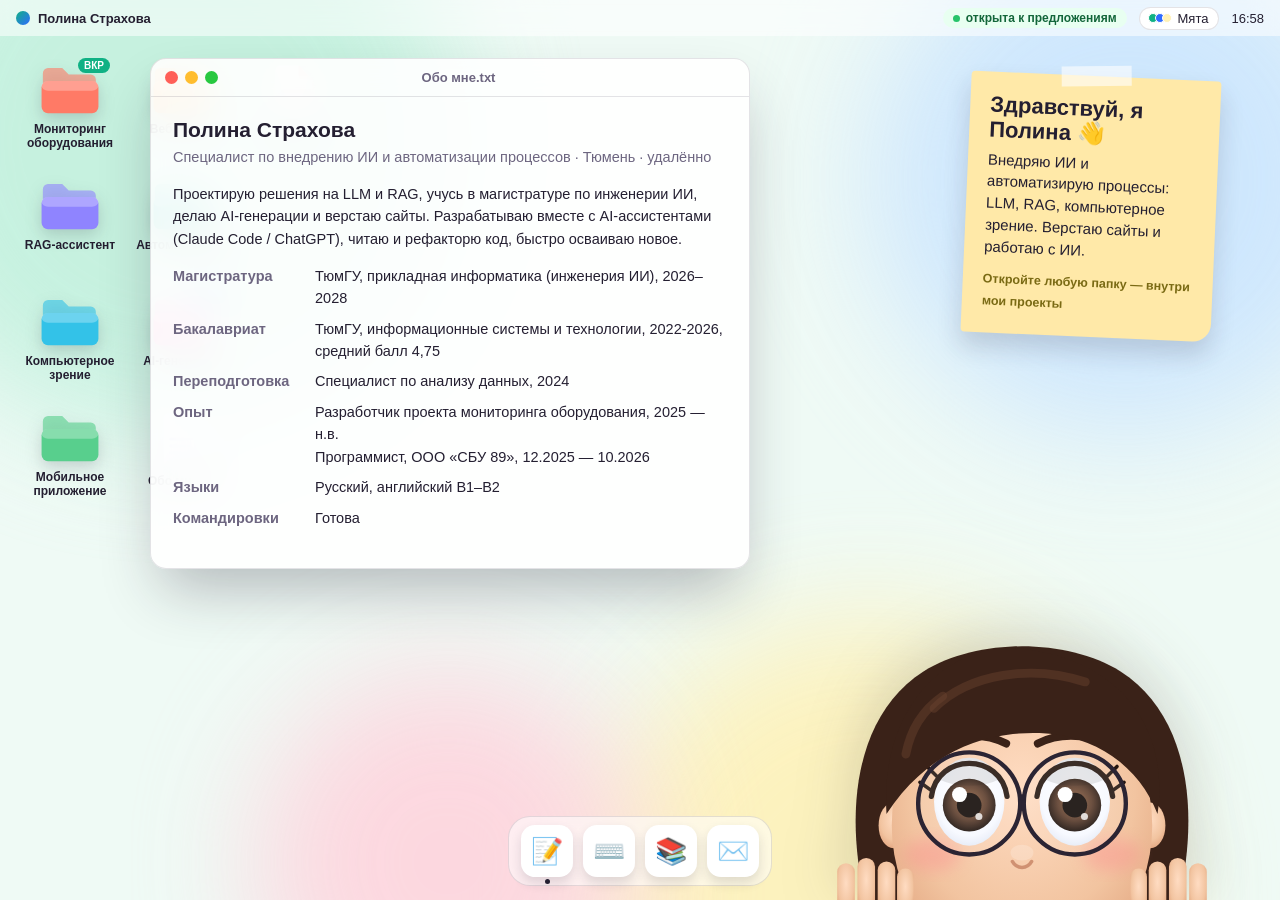
<file: index.html>
<!DOCTYPE html>
<html lang="ru">
<head>
<meta charset="utf-8">
<meta name="viewport" content="width=device-width, initial-scale=1">
<title>Полина Страхова — внедрение ИИ и автоматизации</title>
<meta name="description" content="Портфолио Полины Страховой: LLM и RAG, компьютерное зрение, веб-разработка, нейроконтент.">
<meta property="og:title" content="Полина Страхова — портфолио">
<meta property="og:description" content="Внедрение ИИ и автоматизации: LLM, RAG, компьютерное зрение, веб, нейроконтент.">
<meta property="og:type" content="website">
<link rel="icon" href="data:image/svg+xml,%3Csvg xmlns='http://www.w3.org/2000/svg' viewBox='0 0 64 64'%3E%3Ccircle cx='32' cy='32' r='30' fill='%236a5cff'/%3E%3Ccircle cx='32' cy='32' r='16' fill='%23ff5d8f'/%3E%3C/svg%3E">
<link rel="stylesheet" href="css/style.css">
</head>
<body>


<div class="ps-root" id="psRoot" data-theme="lavender">
  <svg width="0" height="0" style="position:absolute" aria-hidden="true">
    <symbol id="ps-folder" viewBox="0 0 96 80">
      <path d="M6 14a8 8 0 0 1 8-8h22l10 10h34a8 8 0 0 1 8 8v8H6z" fill="currentColor" opacity=".6"/>
      <rect x="4" y="26" width="88" height="50" rx="10" fill="currentColor"/>
      <rect x="4" y="26" width="88" height="15" rx="10" fill="#fff" opacity=".28"/>
    </symbol>
    <symbol id="ps-doc" viewBox="0 0 80 96">
      <path d="M8 10a8 8 0 0 1 8-8h32l24 24v60a8 8 0 0 1-8 8H16a8 8 0 0 1-8-8z" fill="#fff"/>
      <path d="M48 2l24 24H56a8 8 0 0 1-8-8z" fill="currentColor" opacity=".55"/>
      <rect x="18" y="44" width="44" height="5" rx="2.5" fill="currentColor"/>
      <rect x="18" y="56" width="44" height="5" rx="2.5" fill="currentColor" opacity=".6"/>
      <rect x="18" y="68" width="28" height="5" rx="2.5" fill="currentColor" opacity=".35"/>
    </symbol>
  </svg>

  <div class="ps-wall" aria-hidden="true"><i></i><i></i><i></i><i></i></div>

  <header class="ps-menubar">
    <div class="ps-brand"><b></b>Полина Страхова</div>
    <div class="ps-right">
      <span class="ps-pill">открыта к предложениям</span>
      <button class="ps-theme" id="psTheme" type="button" aria-label="Сменить цветовую схему" title="Сменить цвета"><span><i></i><i></i><i></i></span><em id="psThemeName" style="font-style:normal">Лаванда</em></button>
      <span id="psClock">--:--</span>
    </div>
  </header>

  <aside class="ps-note" aria-label="Приветствие">
    <h2>Здравствуй, я Полина&nbsp;👋</h2>
    <p>Внедряю ИИ и автоматизирую процессы: LLM, RAG, компьютерное зрение. Верстаю сайты и работаю с ИИ.</p>
    <small>Откройте любую папку — внутри мои проекты</small>
  </aside>

  <nav class="ps-desktop" aria-label="Проекты">
    <button class="ps-icon" data-open="main" style="--c:#ff7a66"><svg viewBox="0 0 96 80"><use href="#ps-folder"/></svg><span>Мониторинг оборудования</span><em class="ps-badge">ВКР</em></button>
    <button class="ps-icon" data-open="rag" style="--c:#8f84ff"><svg viewBox="0 0 96 80"><use href="#ps-folder"/></svg><span>RAG-ассистент</span></button>
    <button class="ps-icon" data-open="cv" style="--c:#33c2e8"><svg viewBox="0 0 96 80"><use href="#ps-folder"/></svg><span>Компьютерное зрение</span></button>
    <button class="ps-icon" data-open="app" style="--c:#58cf8d"><svg viewBox="0 0 96 80"><use href="#ps-folder"/></svg><span>Мобильное приложение</span></button>
    <button class="ps-icon" data-open="web" style="--c:#ffb85c"><svg viewBox="0 0 96 80"><use href="#ps-folder"/></svg><span>Веб и Tilda</span></button>
    <button class="ps-icon" data-open="auto" style="--c:#2fc4b2"><svg viewBox="0 0 96 80"><use href="#ps-folder"/></svg><span>Автоматизация</span></button>
    <button class="ps-icon" data-open="video" style="--c:#ff8ec7"><svg viewBox="0 0 96 80"><use href="#ps-folder"/></svg><span>AI-генерации</span><em class="ps-badge soon">new</em></button>
    <button class="ps-icon ps-file" data-open="about" style="--c:#6a5cff"><svg viewBox="0 0 80 96"><use href="#ps-doc"/></svg><span>Обо мне.txt</span></button>
    <button class="ps-icon ps-file" data-open="contacts" style="--c:#ff6b57"><svg viewBox="0 0 80 96"><use href="#ps-doc"/></svg><span>Контакты</span></button>
  </nav>

  <!-- ===== ПЕРСОНАЖ: глаза следят за курсором ===== -->
  <div class="ps-char" id="psChar" aria-hidden="true">
    <div class="ps-say" id="psSay"></div>
    <svg viewBox="0 0 500 290" xmlns="http://www.w3.org/2000/svg">
      <defs>
        <radialGradient id="psSkin" cx="50%" cy="38%" r="70%">
          <stop offset="0" style="stop-color:var(--skin-hi)"/><stop offset=".62" style="stop-color:var(--skin)"/><stop offset="1" style="stop-color:var(--skin-lo)"/>
        </radialGradient>
        <radialGradient id="psWhite" cx="50%" cy="40%" r="65%">
          <stop offset="0" stop-color="#ffffff"/><stop offset=".75" stop-color="#f6f8ff"/><stop offset="1" stop-color="#dfe6f3"/>
        </radialGradient>
        <radialGradient id="psIris" cx="50%" cy="45%" r="55%">
          <stop offset="0" style="stop-color:var(--iris-hi)"/><stop offset=".6" style="stop-color:var(--iris)"/><stop offset="1" stop-color="#1a0f0a"/>
        </radialGradient>
        <filter id="psBlur" x="-30%" y="-30%" width="160%" height="160%"><feGaussianBlur stdDeviation="9"/></filter>
        <clipPath id="psClipL"><ellipse cx="190" cy="178" rx="40" ry="50"/></clipPath>
        <clipPath id="psClipR"><ellipse cx="310" cy="178" rx="40" ry="50"/></clipPath>
      </defs>

      <g id="psHead">
        <!-- волосы сзади -->
        <path class="hair" d="M72 290 C48 190 60 80 138 30 C200 -8 300 -8 362 30 C440 80 452 190 428 290 Z"/>
        <!-- уши -->
        <ellipse cx="104" cy="205" rx="17" ry="26" fill="url(#psSkin)"/>
        <ellipse cx="396" cy="205" rx="17" ry="26" fill="url(#psSkin)"/>
        <!-- лицо -->
        <ellipse cx="250" cy="205" rx="148" ry="170" fill="url(#psSkin)"/>
        <!-- румянец -->
        <ellipse cx="148" cy="238" rx="32" ry="19" fill="#ff7d8a" opacity=".3" filter="url(#psBlur)"/>
        <ellipse cx="352" cy="238" rx="32" ry="19" fill="#ff7d8a" opacity=".3" filter="url(#psBlur)"/>
        <!-- нос -->
        <ellipse cx="250" cy="236" rx="13" ry="9" fill="#fff" opacity=".2"/>
        <path d="M239 246 C244 255 256 255 261 246" fill="none" stroke="#b5694a" stroke-opacity=".6" stroke-width="4" stroke-linecap="round"/>

        <!-- левый глаз -->
        <g class="eye" id="psEyeL">
          <ellipse cx="190" cy="178" rx="40" ry="50" fill="url(#psWhite)"/>
          <g clip-path="url(#psClipL)">
            <g class="iris" id="psIrisL">
              <circle cx="190" cy="182" r="30" fill="url(#psIris)"/>
              <circle cx="190" cy="182" r="14" fill="#120a07"/>
              <circle cx="179" cy="170" r="8.5" fill="#fff"/>
              <circle cx="201" cy="195" r="4" fill="#fff" opacity=".8"/>
            </g>
            <ellipse cx="190" cy="136" rx="48" ry="24" fill="#000" opacity=".1"/>
          </g>
          <path d="M147 172 C154 122 226 122 233 172" fill="none" stroke="#24150f" stroke-width="6" stroke-linecap="round"/>
          <path d="M148 166 L134 156 M154 150 L142 138" stroke="#24150f" stroke-width="4" stroke-linecap="round"/>
        </g>
        <!-- правый глаз -->
        <g class="eye" id="psEyeR">
          <ellipse cx="310" cy="178" rx="40" ry="50" fill="url(#psWhite)"/>
          <g clip-path="url(#psClipR)">
            <g class="iris" id="psIrisR">
              <circle cx="310" cy="182" r="30" fill="url(#psIris)"/>
              <circle cx="310" cy="182" r="14" fill="#120a07"/>
              <circle cx="299" cy="170" r="8.5" fill="#fff"/>
              <circle cx="321" cy="195" r="4" fill="#fff" opacity=".8"/>
            </g>
            <ellipse cx="310" cy="136" rx="48" ry="24" fill="#000" opacity=".1"/>
          </g>
          <path d="M267 172 C274 122 346 122 353 172" fill="none" stroke="#24150f" stroke-width="6" stroke-linecap="round"/>
          <path d="M352 166 L366 156 M346 150 L358 138" stroke="#24150f" stroke-width="4" stroke-linecap="round"/>
        </g>

        <!-- очки (включаются в настройках) -->
        <g id="psGlasses" style="display:none" fill="rgba(255,255,255,.1)" stroke="#2b2433" stroke-width="5">
          <circle cx="190" cy="180" r="58"/><circle cx="310" cy="180" r="58"/>
          <path d="M248 176 Q250 168 252 176" fill="none"/>
        </g>

        <!-- брови -->
        <path class="brow" id="psBrowL" d="M142 124 C160 100 205 98 232 112"/>
        <path class="brow" id="psBrowR" d="M268 112 C295 98 340 100 358 124"/>

        <!-- чёлка -->
        <path class="hair" d="M96 192 C88 60 178 -12 262 6 C364 22 418 96 404 192 C384 138 332 102 270 100 C206 98 142 122 96 192 Z"/>
        <path class="strand" d="M150 72 C190 32 262 22 322 42"/>
        <path class="strand" d="M118 124 C124 92 140 72 160 58"/>
      </g>

      <!-- руки  -->
      <g fill="url(#psSkin)">
        <rect x="40" y="248" width="20" height="60" rx="10"/><rect x="63" y="242" width="20" height="66" rx="10"/><rect x="86" y="246" width="20" height="62" rx="10"/><rect x="108" y="254" width="19" height="54" rx="9.5"/>
        <rect x="373" y="254" width="19" height="54" rx="9.5"/><rect x="394" y="246" width="20" height="62" rx="10"/><rect x="417" y="242" width="20" height="66" rx="10"/><rect x="440" y="248" width="20" height="60" rx="10"/>
      </g>
    </svg>
  </div>

  <div class="ps-windows" id="psWindows"></div>

  <div class="ps-dock" role="toolbar" aria-label="Док">
    <button data-open="about" data-tip="Обо мне" aria-label="Обо мне">📝</button>
    <button data-open="skills" data-tip="Навыки" aria-label="Навыки">⌨️</button>
    <button data-open="pubs" data-tip="Публикации" aria-label="Публикации">📚</button>
    <button data-open="contacts" data-tip="Связаться" aria-label="Связаться">✉️</button>
  </div>

  <div class="ps-lb" id="psLb" aria-hidden="true"><button type="button" aria-label="Закрыть">×</button><div id="psLbBox"></div></div>

  <template id="ps-t-main" data-title="Мониторинг оборудования" data-w="700">
    <h3>Система мониторинга оборудования</h3>
    <p class="ps-lead">Корпоративная система для заказчика ООО "Компания Дизель". Началась как выпускная работа, сейчас развивается как рабочий проект для реального заказчика.</p>
    <p>Система опрашивает промышленные контроллеры, замечает отклонения и сразу сообщает людям. Всё, от сбора требований до документации, я делаю сама.</p>
    <h4>Как это устроено</h4>
    <div class="ps-flow">
      <span>Контроллеры</span><em>→</em><span>Сбор данных по IP</span><em>→</em><span>Своя БД</span><em>→</em><span class="hot">Фильтры и пороги</span><em>→</em><span>Telegram</span><em>·</em><span>Яндекс Мессенджер</span><em>·</em><span>Веб-кабинет</span>
    </div>
    <h4>Как выглядит интерфейс</h4>
    <div class="ps-shots"></div>
    <h4>Что сделано</h4>
    <ul>
      <li>Собрала требования, спроектировала архитектуру, разработала систему full-stack</li>
      <li>Сбор данных с контроллеров по IP, запись в собственную базу данных</li>
      <li>Фильтрация показаний и уведомления по порогам в Telegram, Яндекс Мессенджер и на веб-платформу</li>
      <li>Веб-кабинет: роли (администратор и обычный пользователь), графики, фильтры, выгрузка отчётов в Excel и Word</li>
      <li>LLM-ассистент по базе знаний компании (RAG) для консультаций сотрудников</li>
      <li>Техническая документация</li>
    </ul>
    <h4>Что делаю сейчас</h4>
    <ul>
      <li>Превращаю решение в универсальное: цель — 1000+ установок, у каждой своя конфигурация регистров и свои пороги</li>
      <li>Перерабатываю схему данных и перехожу на PostgreSQL, пишу загрузку файлов конфигураций</li>
      <li>Готовлю предиктивную аналитику: прогноз неисправностей и времени до техобслуживания</li>
    </ul>
    <div class="ps-tags">
      <span class="ps-tag hot">LLM</span><span class="ps-tag hot">RAG</span><span class="ps-tag">Python</span><span class="ps-tag">Modbus</span>
      <span class="ps-tag">PostgreSQL</span><span class="ps-tag">Telegram API</span><span class="ps-tag">Яндекс Мессенджер API</span><span class="ps-tag">Excel / Word-экспорт</span>
    </div>
    <!-- <p class="ps-nda">🔒 Название заказчика и показатели под NDA. Разбор архитектуры покажу на собеседовании.</p> -->
  </template>

  <template id="ps-t-rag" data-title="RAG-ассистент" data-w="600">
    <h3>Умный поиск по документам</h3>
    <p class="ps-lead">Вопросно-ответная система на LLM и RAG. Результат: выступление на конференции и статья в Proceedings of SPIE.</p>
    <p>В отличие от обычного чат-бота, модель не выдумывает ответы, а находит точные фрагменты в базе знаний, ведёт контекстный диалог и настраивается под компанию.</p>
    <div class="ps-shots"></div>
    <h4>Что я сделала</h4>
    <ul>
      <li>Спроектировала пайплайн индексации документов</li>
      <li>Подключила эмбеддинги Hugging Face для смыслового поиска</li>
      <li>Настроила LlamaIndex для оркестрации запросов к LLM</li>
      <li>Использовала ChromaDB как векторное хранилище, сделала агента с промптами</li>
    </ul>
    <div class="ps-tags"><span class="ps-tag hot">LLM</span><span class="ps-tag hot">RAG</span><span class="ps-tag">Python</span><span class="ps-tag">LlamaIndex</span><span class="ps-tag">ChromaDB</span><span class="ps-tag">HuggingFace</span></div>
    <div class="ps-btns"><a class="ps-btn" href="http://dx.doi.org/10.1117/12.3109759" target="_blank" rel="noopener">Статья в SPIE</a></div>
  </template>

  <template id="ps-t-cv" data-title="Компьютерное зрение" data-w="600">
    <h3>Своя модель детекции на YOLO</h3>
    <p class="ps-lead">Командный проект для заказчика X-bio: от разметки данных до онлайн-подсчёта объектов. Статья в РИНЦ и диплом I степени научной конференции (2025).</p>
    <div class="ps-shots"></div>
    <h4>Что сделано</h4>
    <ul>
      <li>Вручную собрали датасеты: более 1000 изображений, разметка и анализ</li>
      <li>Обучили модели для детекции, классификации и сегментации</li>
      <li>Оценили качество по метрикам mAP, IoU и другим</li>
      <li>Разработали фильтрацию и автоматический подсчёт объектов в режиме онлайн</li>
    </ul>
    <div class="ps-tags"><span class="ps-tag hot">Computer Vision</span><span class="ps-tag">YOLOv5 / v8</span><span class="ps-tag">PyTorch</span><span class="ps-tag">OpenCV</span><span class="ps-tag">Python</span></div>
    <div class="ps-btns"><a class="ps-btn" href="https://www.elibrary.ru/item.asp?id=82747602&pff=1" target="_blank" rel="noopener">Научная статья</a></div>
  </template>

  <template id="ps-t-app" data-title="Мобильное приложение" data-w="580">
    <h3>Приложение для изучения английских слов</h3>
    <p class="ps-lead">Командная разработка Android-приложения: трекер привычек и заучивание слов. MVP.</p>
    <div class="ps-shots"></div>
    <h4>Мой вклад</h4>
    <ul>
      <li>Реализовала интерфейс по макетам Figma, вёрстка экранов и навигация</li>
      <li>Работа с сетевыми запросами и локальным хранилищем</li>
      <li>Кликабельный прототип и собственный дизайн экранов</li>
    </ul>
    <div class="ps-tags"><span class="ps-tag">Kotlin</span><span class="ps-tag">Android Studio</span><span class="ps-tag">Room Database</span><span class="ps-tag">Figma</span></div>
    <div class="ps-btns"><a class="ps-btn" href="https://github.com/ps-strakhova/EnglishLearningApp" target="_blank" rel="noopener">Код на GitHub</a></div>
  </template>

  <template id="ps-t-web" data-title="Веб и Tilda" data-w="600">
    <h3>Сайты: от вёрстки до бэкенда</h3>
    <p class="ps-lead">Адаптивная вёрстка по макетам, Tilda с Zero Block и собственным кодом, REST API и базы данных.</p>
    <h4>Коммерческий проект</h4>
    <p><b>StandupPoint.ru</b> (октябрь 2025): подбор стиля под бренд, анимации и интерактивные блоки в Zero Block и на JS, адаптация под мобильные, запуск.</p>
    <div class="ps-btns" style="margin:0 0 6px"><a class="ps-btn" href="https://standuppoint.ru/" target="_blank" rel="noopener">Открыть сайт</a></div>
    <h4>Что ещё умею</h4>
    <ul>
      <li>Вёрстка из Figma на HTML, CSS и чистом JavaScript</li>
      <li>REST API на Laravel, проектирование БД в MySQL, тестирование в Postman</li>
      <li>Веб-платформа мониторинга с ролями, графиками и выгрузкой отчётов (проект на github без публичного доступа)</li>
    </ul>
    <p class="ps-nda"> Данная страница портфолио - также мой личный проект</p>
    <div class="ps-tags"><span class="ps-tag">Tilda</span><span class="ps-tag">HTML / CSS / JS</span><span class="ps-tag">Laravel</span><span class="ps-tag">FastAPI</span><span class="ps-tag">MySQL</span><span class="ps-tag">Figma</span></div>
    </template>
  
    <template id="ps-t-auto" data-title="Автоматизация процессов" data-w="640">
    <h3>Автоматизация рутины</h3>
    <p class="ps-lead">Беру повторяющиеся задачи, которые съедают время, и превращаю их в автоматический процесс: данные собираются сами, отчёты строятся по кнопке, уведомления приходят вовремя.</p>
  
    <h4>Как я работаю</h4>
    <div class="ps-flow">
      <span>Разобрать задачу</span><em>→</em><span>Нарисовать схему</span><em>→</em><span class="hot">Собрать автоматизацию</span><em>→</em><span>Проверить на реальных данных</span><em>→</em><span>Описать инструкцию</span>
    </div>
  
    <h4>Что уже делала</h4>
    <dl class="ps-kv">
      <dt>Уведомления</dt><dd>Система читает показания оборудования и сама пишет в Telegram и Яндекс Мессенджер, когда значение выходит за порог</dd>
      <dt>Отчёты</dt><dd>Выгрузка данных в Excel и Word одной кнопкой в веб-кабинете, с фильтрами и графиками</dd>
      <dt>База знаний</dt><dd>Ассистент отвечает сотрудникам по документации компании (LLM и RAG)</dd>
    </dl>
  
    <h4>С чем могу помочь</h4>
    <dl class="ps-kv">
      <dt>Заявки с сайта</dt><dd>Форма на Tilda → сообщение в Telegram и строка в таблице, чтобы заявки не терялись</dd>
      <dt>Сбор данных</dt><dd>Объединить разрозненные Excel-файлы и выгрузки в одну аккуратную таблицу или базу (Python, SQL)</dd>
      <dt>Регулярные отчёты</dt><dd>Скрипт собирает цифры по расписанию и присылает отчёт на почту или в мессенджер</dd>
      <dt>Частые вопросы</dt><dd>Бот или ассистент по инструкциям и регламентам команды</dd>
      <dt>Порядок в знаниях</dt><dd>База знаний, шаблоны и регламенты в Notion, схемы процессов в Miro</dd>
      <dt>Контент с ИИ</dt><dd>Процесс «идея → промпт → генерация → монтаж» для видео и картинок, с шаблонами промптов</dd>
    </dl>
  
    <div class="ps-tags">
      <span class="ps-tag hot">Автоматизация</span><span class="ps-tag">Python</span><span class="ps-tag">Telegram API</span><span class="ps-tag">Excel / Word</span>
      <span class="ps-tag">Tilda</span><span class="ps-tag">Notion</span><span class="ps-tag">Miro</span><span class="ps-tag">ChatGPT</span><span class="ps-tag">Claude Code</span>
    </div>
  </template>

  <template id="ps-t-video" data-title="AI-генерации" data-w="560">
    <h3>Нейро-генеративный контент</h3>
    <p class="ps-lead">Мои работы: идея, промпт, генерация, монтаж. Подборка и пополнение в процессе.</p>
    <div class="ps-shots">
      <figure class="ps-shot phone" data-src="" data-video="" data-cap="Ролик 1"></figure>
      <figure class="ps-shot phone" data-src="" data-video="" data-cap="Ролик 2"></figure>
      <figure class="ps-shot phone" data-src="" data-video="" data-cap="Ролик 3"></figure>
    </div>
    <p>Делаю ролики от идеи и промпта до монтажа.</p>
    <div class="ps-tags"><span class="ps-tag">Kling</span><span class="ps-tag">Seedance</span><span class="ps-tag">ChatGPT</span><span class="ps-tag">Claude Code</span><span class="ps-tag">CapCut</span><span class="ps-tag">Canva</span><span class="ps-tag">Figma</span></div>
  </template>

  <template id="ps-t-about" data-title="Обо мне.txt" data-w="600">
    <figure class="ps-shot ps-avatar" data-src="" data-cap="Фото" data-avatar="1"></figure>
    <h3>Полина Страхова</h3>
    <p class="ps-lead">Специалист по внедрению ИИ и автоматизации процессов · Тюмень · удалённо </p>
    <p>Проектирую решения на LLM и RAG, учусь в магистратуре по инженерии ИИ, делаю AI-генерации и верстаю сайты. Разрабатываю вместе с AI-ассистентами (Claude Code /  ChatGPT), читаю и рефакторю код, быстро осваиваю новое.</p>
    <dl class="ps-kv">
      <dt>Магистратура</dt><dd>ТюмГУ, прикладная информатика (инженерия ИИ), 2026–2028</dd>
      <dt>Бакалавриат</dt><dd>ТюмГУ, информационные системы и технологии, 2022-2026, средний балл 4,75</dd>
      <dt>Переподготовка</dt><dd>Специалист по анализу данных, 2024</dd>
      <dt>Опыт</dt><dd>Разработчик проекта мониторинга оборудования, 2025 — н.в.<br>Программист, ООО «СБУ 89», 12.2025 — 10.2026</dd>
      <dt>Языки</dt><dd>Русский, английский B1–B2</dd>
      <dt>Командировки</dt><dd>Готова</dd>
    </dl>
  </template>

  <template id="ps-t-skills" data-title="Terminal — навыки" data-w="620" data-class="ps-termwin">
    <div class="ps-term">
      <p class="ps-tl"><b>$</b> whoami</p>
      <p class="ps-tl">Полина Страхова · внедрение ИИ и автоматизации</p>
      <p class="ps-tl"><b>$</b> skills --list</p>
      <p class="ps-tl"><u>AI и LLM</u>LLM · RAG · LlamaIndex · ChromaDB · эмбеддинги · промпт-инжиниринг · AI-агенты</p>
      <p class="ps-tl"><u>Данные и ML</u>Python · SQL · PostgreSQL · SQLite · YOLO · PyTorch · OpenCV</p>
      <p class="ps-tl"><u>Веб</u>HTML · CSS · JS · Tilda · Laravel · FastAPI · MySQL · REST API · Figma</p>
      <p class="ps-tl"><u>Контент</u>Kling · Seedance · CapCut · Canva</p>
      <p class="ps-tl"><u>Инструменты</u>Claude Code · ChatGPT · DeepSeek · Kimi · Notion · Miro · Git</p>
      <p class="ps-tl"><b>$</b> status</p>
      <p class="ps-tl ok">● открыта к предложениям</p>
      <p class="ps-tl"><b>$</b> <span class="cur"></span></p>
    </div>
  </template>

  <template id="ps-t-pubs" data-title="Публикации и награды" data-w="560">
    <h3>Публикации и награды</h3>
    <h4>Статьи</h4>
    <ul>
      <li><b>Proceedings of SPIE</b>: интеллектуальная Q&amp;A-система по корпоративной документации на LLM и RAG, собственная база знаний, эмбеддинги, агент с промптами. <a href="http://dx.doi.org/10.1117/12.3109759" target="_blank" rel="noopener">DOI</a></li>
      <li><b>РИНЦ</b>: компьютерное зрение и обнаружение объектов с YOLO, кастомная модель командой. <a href="https://www.elibrary.ru/item.asp?id=82747602&pff=1" target="_blank" rel="noopener">elibrary.ru</a></li>
    </ul>
    <h4>Награды и обучение</h4>
    <ul>
      <li>Диплом I степени научной конференции, проект по компьютерному зрению, 2025</li>
      <li>Профессиональная переподготовка «Специалист по анализу данных», ТюмГУ, 2024</li>
      <li>Повышение квалификации «Дизайн сайтов и мультимедийных лонгридов», ТюмГУ, 2023</li>
      <li>Курс по видеомонтажу, 2026</li>
    </ul>
    <div class="ps-shots">
      <figure class="ps-shot" data-src="" data-cap="Диплом конференции"></figure>
    </div>
  </template>

  <template id="ps-t-contacts" data-title="Контакты" data-w="460">
    <h3>Давайте общаться</h3>
    <p class="ps-lead">Отвечаю быстро. Лучше всего в Telegram.</p>
    <dl class="ps-kv">
      <dt>Telegram</dt><dd><a href="https://t.me/ps_strakhova" target="_blank" rel="noopener">@ps_strakhova</a></dd>
      <dt>Почта</dt><dd><a href="mailto:pstrakhova@gmail.com">pstrakhova@gmail.com</a></dd>
      <dt>Телефон</dt><dd><a href="https://wa.me/79222636346" target="_blank" rel="noopener">+7 922 263-63-46</a></dd>
      <dt>GitHub</dt><dd><a href="https://github.com/ps-strakhova" target="_blank" rel="noopener">ps-strakhova</a></dd>
      <dt>Город</dt><dd>Тюмень</dd>
    </dl>
    <div class="ps-btns"><a class="ps-btn" href="https://t.me/ps_strakhova" target="_blank" rel="noopener">Написать в Telegram</a><a class="ps-btn alt" href="mailto:pstrakhova@gmail.com">Написать на почту</a></div>
  </template>
</div>

<script>
(function(){
  /* ============ НАСТРОЙКИ ============ */
  var PS_CONFIG={
    theme:'mint',          // lavender | peach | mint | night
    showEmpty:false,           // true: показать пустые рамки-заглушки, чтобы увидеть, где будут фото

    /* ФОТО, СКРИНШОТЫ И ВИДЕО 
      файлы в папке assets/. Ключ = окно, в котором показать:
       main (мониторинг), rag, cv, app, web, video.
       Поля элемента:
         src:'assets/main/кабинет.jpg'     картинка или скриншот
         video:'assets/video/ролик.mp4'    видеофайл (превью берётся из первого кадра)
         youtube:'ID_ролика'               ролик на YouTube (только ID из ссылки)
         src вместе с video/youtube        своя обложка для видео
         cap:'Подпись'                     подпись под превью
         phone:true                        вертикальный кадр (для роликов и экранов телефона)
       Пустой список [] = в окне только текст. */
    photo:'',                  // фото для окна «Обо мне», 'assets/photo/me.jpg'
    media:{
      main:[
        {src:'assets/main/Main1.png', cap:'Веб-кабинет'},
        {src:'assets/main/ShemaLLM.png', cap:'Архитектура проекта'},
        {src:'assets/main/Main2.png', cap:'Уведомления Веб-кабинет'},
        {src:'assets/main/Main3.png', cap:'Уведомления Яндекс Мессенджер'},
      ],
      rag:[
        {src:'assets/rag/LLM.png', cap:'Архитектура системы'},
        {src:'assets/rag/LLMAI.png', cap:'Интерфейс системы'},
        {src:'assets/rag/SystemLLm.png', cap:'Схема агента'},
      ],
      cv:[
        {src:'assets/cv/CV1.png', cap:'Детекция и подсчёт'},
        {video: 'assets/video/processed_result.mp4', cap:'Фильтрация и подсчет объектов', phone:false},
      ],
      app:[
        {src:'assets/app/App1.png', cap:'Главный экран', phone:true},
        {src:'assets/app/App2.png', cap:'Карточки слов', phone:true},
        {src:'assets/app/App3.png', cap:'Прогресс', phone:true},
      ],
      web:[
        // {src:'assets/web/standuppoint.jpg', cap:'StandupPoint.ru'},
      ],
      video:[
        {youtube:'SjbeLheJywY', cap:'Ролик 1', phone:true},
        {youtube:'sx922CvHk34', cap:'Ролик 2', phone:true},
      ],
      pubs:[
        // {src:'assets/pubs/diploma.jpg', cap:'Диплом конференции'},
      ]
    },
    char:{                     // внешность персонажа
      hair:'#3a2218', hairHi:'#6a4430',   // цвет волос и бликов
      skin:'#f2c4a0', skinHi:'#ffdcc2', skinLo:'#dfa07a',   // тон кожи
      iris:'#5a3b2a', irisHi:'#9a6a48',   // цвет глаз
      glasses:true,                      // true: добавить очки
      bubbles:['Привет! 👋','Загляни в мои проекты   ','Я всё вижу 👀   ','Нужен специалист по ИИ? 😉     ']
    }
  };
  /* ==================================================== */

  var root=document.getElementById('psRoot'); if(!root)return;
  var layer=document.getElementById('psWindows');
  var wins={}, z=20;
  var reduce=window.matchMedia&&matchMedia('(prefers-reduced-motion:reduce)').matches;

  /* ---- часы ---- */
  function clock(){
    var d=new Date(), h=('0'+d.getHours()).slice(-2), m=('0'+d.getMinutes()).slice(-2);
    var el=document.getElementById('psClock'); if(el) el.textContent=h+':'+m;
  }
  clock(); setInterval(clock,20000);

  /* ---- цветовые схемы ---- */
  var themes=['lavender','peach','mint','night'];
  var themeNames={lavender:'Лаванда',peach:'Персик',mint:'Мята',night:'Ночь'};
  function setTheme(t){
    root.setAttribute('data-theme',t);
    var n=document.getElementById('psThemeName'); if(n) n.textContent=themeNames[t];
    try{localStorage.setItem('psTheme',t)}catch(e){}
  }
  var saved=null; try{saved=localStorage.getItem('psTheme')}catch(e){}
  setTheme(themes.indexOf(saved)>=0?saved:PS_CONFIG.theme);
  document.getElementById('psTheme').addEventListener('click',function(){
    var i=themes.indexOf(root.getAttribute('data-theme')); setTheme(themes[(i+1)%themes.length]);
  });

  /* ---- окна ---- */
  function mark(id,on){
    root.querySelectorAll('.ps-dock [data-open="'+id+'"]').forEach(function(b){b.classList.toggle('on',on)});
  }
  function focusWin(w){ w.style.zIndex=++z; }

  function typeTerm(body){
    var lines=body.querySelectorAll('.ps-tl'), i=0;
    if(reduce){lines.forEach(function(l){l.classList.add('on')});return;}
    (function next(){ if(i>=lines.length)return; lines[i++].classList.add('on'); setTimeout(next,i%3===0?380:240); })();
  }

  /* ---- фото, скриншоты, видео ---- */
  var lb=document.getElementById('psLb'), lbBox=document.getElementById('psLbBox');
  function closeLb(){ lb.classList.remove('on'); lbBox.innerHTML=''; }
  lb.addEventListener('click',function(e){ if(e.target===lb||e.target.tagName==='BUTTON') closeLb(); });
  function openLb(src,video){
    lbBox.innerHTML='';
    var el;
    if(video){
      if(isFile(video)){ el=document.createElement('video'); el.src=video; el.controls=true; el.autoplay=true; el.playsInline=true; }
      else { el=document.createElement('iframe'); el.src=video; el.allowFullscreen=true; el.setAttribute('referrerpolicy','strict-origin-when-cross-origin'); el.setAttribute('allow','autoplay; fullscreen; encrypted-media'); }
    } else { el=document.createElement('img'); el.src=src; el.alt=''; }
    lbBox.appendChild(el); lb.classList.add('on');
  }
  function isFile(u){ return /\.(mp4|webm|mov)(\?|#|$)/i.test(u||''); }
  function buildMedia(body,id){
    if(id==='about'&&PS_CONFIG.photo){
      var av=body.querySelector('.ps-avatar'); if(av) av.setAttribute('data-src',PS_CONFIG.photo);
    }
    var items=(PS_CONFIG.media||{})[id]; if(!items||!items.length)return;
    var box=body.querySelector('.ps-shots');
    if(!box){
      box=document.createElement('div'); box.className='ps-shots';
      var lead=body.querySelector('.ps-lead'); if(lead) lead.after(box); else body.prepend(box);
    }
    box.innerHTML='';
    items.forEach(function(it){
      var f=document.createElement('figure'); f.className='ps-shot'+(it.phone?' phone':'');
      var vid=it.video||(it.youtube?'https://www.youtube.com/embed/'+it.youtube+'?autoplay=1&rel=0':'');
      var src=it.src||(it.youtube?'https://img.youtube.com/vi/'+it.youtube+'/hqdefault.jpg':'');
      f.setAttribute('data-src',src); f.setAttribute('data-video',vid); f.setAttribute('data-cap',it.cap||'');
      box.appendChild(f);
    });
  }
  function initShots(body){
    body.querySelectorAll('figure.ps-shot').forEach(function(f){
      var src=f.getAttribute('data-src'), vid=f.getAttribute('data-video'), cap=f.getAttribute('data-cap')||'';
      if(!src&&!vid){
        if(!PS_CONFIG.showEmpty){ f.remove(); return; }
        f.classList.add('empty'); f.textContent=cap?('🖼️ '+cap):'🖼️'; return;
      }
      if(src){ var img=document.createElement('img'); img.src=src; img.alt=cap; img.loading='lazy'; f.appendChild(img); }
      else if(isFile(vid)){ var v=document.createElement('video'); v.src=vid+'#t=0.5'; v.preload='metadata'; v.muted=true; v.playsInline=true; f.appendChild(v); }
      else { f.classList.add('empty'); f.textContent='▶ '+cap; }
      if(vid) f.classList.add('vid');
      if(cap&&!f.hasAttribute('data-avatar')){ var c=document.createElement('figcaption'); c.textContent=cap; f.appendChild(c); }
      f.addEventListener('click',function(){ openLb(src,vid); });
    });
  }

  function openWin(id){
    if(wins[id]){ focusWin(wins[id]); return; }
    var tpl=document.getElementById('ps-t-'+id); if(!tpl)return;
    var title=tpl.getAttribute('data-title'), width=+tpl.getAttribute('data-w')||540, cls=tpl.getAttribute('data-class')||'';
    var w=document.createElement('section');
    w.className='ps-win '+cls; w.setAttribute('role','dialog'); w.setAttribute('aria-label',title);
    w.innerHTML='<div class="ps-bar"><span class="ps-dots"><button type="button" aria-label="Закрыть"></button><i></i><i></i></span><span class="ps-ttl"></span></div><div class="ps-body"></div>';
    w.querySelector('.ps-ttl').textContent=title;
    var body=w.querySelector('.ps-body'); body.appendChild(tpl.content.cloneNode(true));
    buildMedia(body,id);
    initShots(body);

    var n=Object.keys(wins).length, rw=root.clientWidth;
    width=Math.min(width,rw-16);
    var topPx=window.innerWidth<=720?46:58+n*26;
    w.style.width=width+'px';
    w.style.left=Math.max(8,Math.min(rw-width-8, 150+n*30))+'px';
    w.style.top=topPx+'px';
    w.style.maxHeight=Math.max(240,root.clientHeight-topPx-100)+'px';
    layer.appendChild(w); focusWin(w); wins[id]=w; mark(id,true);

    w.addEventListener('pointerdown',function(){focusWin(w)});
    w.querySelector('.ps-dots button').addEventListener('click',function(){ w.remove(); delete wins[id]; mark(id,false); });

    var bar=w.querySelector('.ps-bar'), sx,sy,ox,oy,drag=false;
    bar.addEventListener('pointerdown',function(e){
      if(e.target.closest('button')||window.innerWidth<=720)return;
      drag=true; sx=e.clientX; sy=e.clientY; ox=w.offsetLeft; oy=w.offsetTop; bar.setPointerCapture(e.pointerId);
    });
    bar.addEventListener('pointermove',function(e){
      if(!drag)return;
      var nx=ox+e.clientX-sx, ny=oy+e.clientY-sy;
      w.style.left=Math.max(-width+90,Math.min(root.clientWidth-90,nx))+'px';
      w.style.top=Math.max(40,Math.min(root.clientHeight-80,ny))+'px';
    });
    function end(){drag=false}
    bar.addEventListener('pointerup',end); bar.addEventListener('pointercancel',end);

    if(id==='skills') typeTerm(body);
  }

  root.addEventListener('click',function(e){
    var t=e.target.closest('[data-open]'); if(t) openWin(t.getAttribute('data-open'));
  });
  document.addEventListener('keydown',function(e){
    if(e.key!=='Escape')return;
    if(lb.classList.contains('on')){ closeLb(); return; }
    var top=null,tz=-1; Object.keys(wins).forEach(function(k){var v=+wins[k].style.zIndex||0; if(v>tz){tz=v;top=k}});
    if(top){ wins[top].remove(); delete wins[top]; mark(top,false); }
  });

  /* ---- персонаж ---- */
  var charEl=document.getElementById('psChar');
  if(charEl){
    var C=PS_CONFIG.char, map={hair:'--hair',hairHi:'--hair-hi',skin:'--skin',skinHi:'--skin-hi',skinLo:'--skin-lo',iris:'--iris',irisHi:'--iris-hi'};
    Object.keys(map).forEach(function(k){ if(C[k]) charEl.style.setProperty(map[k],C[k]); });
    if(C.glasses) document.getElementById('psGlasses').style.display='';

    var svg=charEl.querySelector('svg'), head=document.getElementById('psHead');
    var irisL=document.getElementById('psIrisL'), irisR=document.getElementById('psIrisR');
    var eyeL=document.getElementById('psEyeL'), eyeR=document.getElementById('psEyeR');
    var browL=document.getElementById('psBrowL'), browR=document.getElementById('psBrowR');
    var say=document.getElementById('psSay'), lastMove=Date.now(), bi=0, sayTimer=null;

    function clamp(v,a,b){return Math.max(a,Math.min(b,v))}
    function look(x,y){
      var r=svg.getBoundingClientRect(); if(!r.width)return;
      var s=r.width/500;
      [[irisL,190,182],[irisR,310,182]].forEach(function(e){
        var cx=r.left+e[1]*s, cy=r.top+e[2]*s, dx=x-cx, dy=y-cy, d=Math.sqrt(dx*dx+dy*dy)||1;
        var k=Math.min(1,d/(170*s+1));
        e[0].style.transform='translate('+(dx/d*k*12).toFixed(1)+'px,'+(dy/d*k*15).toFixed(1)+'px)';
      });
      var hx=clamp((x-(r.left+r.width/2))/(window.innerWidth/2),-1,1);
      var hy=clamp((y-(r.top+r.height*.5))/(window.innerHeight/2),-1,1);
      head.style.transform='translate('+(hx*8).toFixed(1)+'px,'+(hy*4).toFixed(1)+'px) rotate('+(hx*2).toFixed(2)+'deg)';
      var bt=y<r.top?-5:(y>r.bottom?3:0);
      browL.style.transform=browR.style.transform='translateY('+bt+'px)';
    }
    document.addEventListener('pointermove',function(e){ lastMove=Date.now(); look(e.clientX,e.clientY); },{passive:true});

    if(!reduce){
      setInterval(function(){
        if(Date.now()-lastMove<5000)return;
        look(window.innerWidth*(.15+Math.random()*.7), window.innerHeight*(.1+Math.random()*.6));
      },2200);
      (function blink(){
        setTimeout(function(){
          eyeL.classList.add('blink'); eyeR.classList.add('blink');
          setTimeout(function(){eyeL.classList.remove('blink'); eyeR.classList.remove('blink');},130);
          if(Math.random()<.25){ setTimeout(function(){
            eyeL.classList.add('blink'); eyeR.classList.add('blink');
            setTimeout(function(){eyeL.classList.remove('blink'); eyeR.classList.remove('blink');},130);
          },260); }
          blink();
        },2500+Math.random()*4000);
      })();
    }

    function speak(){
      var list=C.bubbles||[]; if(!list.length)return;
      say.textContent=list[bi++%list.length]; say.classList.add('on');
      clearTimeout(sayTimer); sayTimer=setTimeout(function(){say.classList.remove('on')},2400);
    }
    charEl.addEventListener('click',function(){
      eyeR.classList.add('blink'); setTimeout(function(){eyeR.classList.remove('blink')},420);
      speak();
    });
    if(window.innerWidth>720) setTimeout(speak,2200);
  }

  if(window.innerWidth>=900) setTimeout(function(){openWin('about')},500);
})();
</script>
</body>
</html>
</file>
<file: css/style.css>
/* Портфолио Полины Страховой: стили.
   Цвета и темы: блок .ps-root и .ps-root[data-theme=...] в начале файла. */
html,body{margin:0;background:#f4efff}

/* ---------- цветовые схемы ---------- */
.ps-root{
  --ink:#241f31;--mute:#6d6680;--coral:#ff5d8f;--violet:#6a5cff;
  --bg:#f4efff;--b1:#d9ccff;--b2:#ffc6e0;--b3:#bfe3ff;--b4:#fff0b8;
  --card:rgba(255,255,255,.9);--chip:#fff;--line:rgba(36,31,49,.12);--tile:#fff;
  --bar:rgba(255,255,255,.55);--dock:rgba(255,255,255,.55);
  --nda-bg:#f2efff;--nda-ink:#4a3fc4;--note:#fff3a8;--note-ink:#241f31;--note-small:#7a6a14;
  --btn-bg:#241f31;--btn-ink:#fff;--pill-bg:#e8fff1;--pill-ink:#13663a;--shadow:36,31,49;
  position:relative;width:100%;height:100vh;height:100svh;min-height:600px;overflow:hidden;
  font-family:-apple-system,BlinkMacSystemFont,"Segoe UI",Roboto,"Helvetica Neue",Arial,sans-serif;color:var(--ink);
  background:var(--bg);-webkit-font-smoothing:antialiased;box-sizing:border-box;transition:background .4s}
.ps-root[data-theme="peach"]{--coral:#ff6b57;--bg:#fff4ec;--b1:#ffcdbf;--b2:#cdc4ff;--b3:#b9ecff;--b4:#ffe6a8}
.ps-root[data-theme="mint"]{--coral:#10b184;--violet:#2f6bff;--bg:#effaf5;--b1:#bff0dc;--b2:#c9e4ff;--b3:#fff1b5;--b4:#ffd2dc;
  --nda-bg:#e6f4ff;--nda-ink:#1e5fb8;--note:#ffe9a8}
.ps-root[data-theme="night"]{--ink:#f1edff;--mute:#b2abc9;--coral:#ff7aa8;--violet:#a79bff;
  --bg:#15121f;--b1:#4b2f8f;--b2:#8a2f6d;--b3:#1f4d8a;--b4:#3a2a63;
  --card:rgba(33,28,50,.9);--chip:rgba(255,255,255,.08);--line:rgba(255,255,255,.14);--tile:#2a2440;
  --bar:rgba(20,17,31,.6);--dock:rgba(20,17,31,.6);--nda-bg:rgba(167,155,255,.18);--nda-ink:#d4ceff;
  --note:#3a3358;--note-ink:#f1edff;--note-small:#cfc8ff;--btn-bg:#a79bff;--btn-ink:#15121f;
  --pill-bg:rgba(38,196,106,.18);--pill-ink:#7dffb0;--shadow:0,0,0}
.ps-root *{box-sizing:border-box}
.ps-root a{color:var(--violet);text-decoration:none;border-bottom:1px solid rgba(106,92,255,.35)}
.ps-root a:hover{border-bottom-color:var(--violet)}
.ps-root button{font:inherit;color:inherit;cursor:pointer}

/* ---------- обои ---------- */
.ps-wall{position:absolute;inset:0;overflow:hidden;z-index:0}
.ps-wall i{position:absolute;border-radius:50%;filter:blur(60px);opacity:.85;animation:ps-drift 22s ease-in-out infinite alternate;transition:background .5s}
.ps-wall i:nth-child(1){width:46vmax;height:46vmax;left:-10vmax;top:-12vmax;background:var(--b1)}
.ps-wall i:nth-child(2){width:40vmax;height:40vmax;right:-8vmax;top:-6vmax;background:var(--b2);animation-duration:28s}
.ps-wall i:nth-child(3){width:44vmax;height:44vmax;right:10vmax;bottom:-22vmax;background:var(--b3);animation-duration:25s}
.ps-wall i:nth-child(4){width:30vmax;height:30vmax;left:20vmax;bottom:-12vmax;background:var(--b4);animation-duration:31s}
@keyframes ps-drift{to{transform:translate(4vmax,3vmax) scale(1.08)}}

/* ---------- верхняя панель ---------- */
.ps-menubar{position:absolute;left:0;right:0;top:0;height:36px;z-index:50;display:flex;align-items:center;justify-content:space-between;
  padding:0 16px;background:var(--bar);backdrop-filter:blur(14px);-webkit-backdrop-filter:blur(14px);font-size:13px;font-weight:600}
.ps-brand{display:flex;align-items:center;gap:8px}
.ps-brand b{width:14px;height:14px;border-radius:50%;background:linear-gradient(135deg,var(--coral),var(--violet))}
.ps-right{display:flex;align-items:center;gap:12px;font-weight:500}
.ps-pill{display:inline-flex;align-items:center;gap:6px;background:var(--pill-bg);color:var(--pill-ink);padding:3px 10px;border-radius:99px;font-size:12px;font-weight:600}
.ps-pill:before{content:"";width:7px;height:7px;border-radius:50%;background:#26c46a;box-shadow:0 0 0 0 rgba(38,196,106,.6);animation:ps-pulse 2s infinite}
@keyframes ps-pulse{70%{box-shadow:0 0 0 7px rgba(38,196,106,0)}100%{box-shadow:0 0 0 0 rgba(38,196,106,0)}}
.ps-theme{display:inline-flex;align-items:center;gap:6px;border:1px solid var(--line);background:var(--chip);padding:3px 10px 3px 8px;border-radius:99px;font-size:12px;font-weight:600}
.ps-theme span{display:inline-flex}
.ps-theme span i{width:10px;height:10px;border-radius:50%;margin-left:-3px;border:1.5px solid var(--chip)}
.ps-theme span i:nth-child(1){background:var(--coral);margin-left:0}
.ps-theme span i:nth-child(2){background:var(--violet)}
.ps-theme span i:nth-child(3){background:var(--b3)}

/* ---------- иконки рабочего стола ---------- */
.ps-desktop{position:absolute;inset:0;z-index:1;padding:56px 18px 96px;display:grid;grid-auto-flow:column;
  grid-template-rows:repeat(4,minmax(0,110px));grid-auto-columns:104px;gap:6px 8px;align-content:start;justify-content:start}
.ps-icon{position:relative;display:flex;flex-direction:column;align-items:center;gap:6px;background:none;border:0;padding:8px 4px;border-radius:12px;
  color:var(--ink);text-align:center;transition:background .15s,transform .15s}
.ps-icon:hover,.ps-icon:focus-visible{background:var(--bar);outline:none;transform:translateY(-2px)}
.ps-icon svg{width:62px;height:52px;color:var(--c,#ffb85c);filter:drop-shadow(0 6px 8px rgba(var(--shadow),.18))}
.ps-icon.ps-file svg{width:46px;height:56px}
.ps-icon span{font-size:12px;line-height:1.2;font-weight:600}
.ps-badge{position:absolute;top:2px;right:12px;font-style:normal;font-size:10px;font-weight:700;color:#fff;background:var(--coral);padding:2px 6px;border-radius:99px}
.ps-badge.soon{background:var(--violet)}
.ps-root[data-theme="night"] .ps-badge.soon{color:#15121f}

/* ---------- стикер ---------- */
.ps-note{position:absolute;right:5vw;top:76px;z-index:1;width:250px;padding:20px 20px 22px;background:var(--note);color:var(--note-ink);transform:rotate(2.5deg);
  box-shadow:0 14px 24px rgba(var(--shadow),.16);border-radius:4px 4px 18px 4px;font-size:15px;line-height:1.45}
.ps-note:before{content:"";position:absolute;left:50%;top:-10px;width:70px;height:20px;transform:translateX(-50%) rotate(-3deg);background:rgba(255,255,255,.6)}
.ps-note h2{margin:0 0 6px;font-size:22px;line-height:1.15}
.ps-note p{margin:0 0 10px}
.ps-note small{color:var(--note-small);font-weight:600}

/* ---------- персонаж ---------- */
.ps-char{--hair:#3a2218;--hair-hi:#6a4430;--skin:#f2c4a0;--skin-hi:#ffdcc2;--skin-lo:#dfa07a;--iris:#5a3b2a;--iris-hi:#9a6a48;
  position:absolute;right:3vw;bottom:0;width:min(36vw,440px);z-index:2;cursor:pointer;animation:ps-peek 1.2s .3s cubic-bezier(.2,.9,.3,1.15) both}
@keyframes ps-peek{from{transform:translateY(70%)}}
.ps-char svg{display:block;width:100%;height:auto;filter:drop-shadow(0 -10px 30px rgba(var(--shadow),.18))}
.ps-char .hair{fill:var(--hair)}
.ps-char .strand{fill:none;stroke:var(--hair-hi);stroke-width:10;stroke-linecap:round;opacity:.45}
.ps-char .brow{fill:none;stroke:var(--hair);stroke-width:9;stroke-linecap:round;transition:transform .25s}
#psHead{transform-origin:250px 290px;transition:transform .25s ease-out}
.ps-char .eye{transform-box:fill-box;transform-origin:50% 45%;transition:transform .09s}
.ps-char .eye.blink{transform:scaleY(.08)}
.ps-char .iris{transition:transform .09s linear}
.ps-say{position:absolute;left:4%;top:-18px;max-width:230px;padding:8px 14px;border-radius:16px 16px 16px 4px;background:var(--chip);color:var(--ink);
  font-size:13px;font-weight:700;box-shadow:0 8px 20px rgba(var(--shadow),.18);opacity:0;transform:translateY(6px) scale(.96);transition:.25s;pointer-events:none;border:1px solid var(--line)}
.ps-say.on{opacity:1;transform:none}

/* ---------- окна ---------- */
.ps-windows{position:absolute;inset:0;z-index:20;pointer-events:none}
.ps-win{position:absolute;pointer-events:auto;display:flex;flex-direction:column;max-height:calc(100% - 140px);background:var(--card);
  backdrop-filter:blur(18px);-webkit-backdrop-filter:blur(18px);border:1px solid var(--line);border-radius:16px;
  box-shadow:0 30px 60px -12px rgba(var(--shadow),.3);animation:ps-pop .22s ease-out}
@keyframes ps-pop{from{opacity:0;transform:scale(.94) translateY(8px)}}
.ps-bar{display:flex;align-items:center;gap:10px;padding:11px 14px;cursor:grab;user-select:none;touch-action:none;border-bottom:1px solid var(--line)}
.ps-bar:active{cursor:grabbing}
.ps-dots{display:flex;gap:7px}
.ps-dots i,.ps-dots button{width:13px;height:13px;border-radius:50%;border:0;padding:0;background:#ffbd2e;display:block}
.ps-dots button{background:#ff5f57;position:relative}
.ps-dots button:hover:after{content:"×";position:absolute;inset:0;font-size:12px;line-height:13px;font-weight:700;color:#7a1d17}
.ps-dots i:last-child{background:#28c840}
.ps-ttl{flex:1;text-align:center;font-size:13px;font-weight:700;color:var(--mute);margin-right:46px}
.ps-body{padding:20px 22px 24px;overflow:auto;font-size:14.5px;line-height:1.55}
.ps-body h3{margin:0 0 4px;font-size:21px;line-height:1.2}
.ps-body h4{margin:18px 0 8px;font-size:12px;letter-spacing:.08em;text-transform:uppercase;color:var(--mute)}
.ps-body p{margin:0 0 10px}
.ps-body ul{margin:0 0 6px;padding-left:20px}
.ps-body li{margin:0 0 5px}
.ps-lead{color:var(--mute);margin-bottom:14px!important}
.ps-caption{font-size:12px;color:var(--mute);margin-top:6px!important}
.ps-tags{display:flex;flex-wrap:wrap;gap:6px;margin-top:6px}
.ps-tag{background:var(--chip);border:1px solid var(--line);padding:3px 10px;border-radius:99px;font-size:12px;font-weight:600}
.ps-tag.hot{background:var(--coral);border-color:var(--coral);color:#fff}
.ps-nda{margin-top:16px;padding:10px 12px;border-radius:10px;background:var(--nda-bg);color:var(--nda-ink);font-size:13px}
.ps-btns{display:flex;flex-wrap:wrap;gap:8px;margin-top:12px}
.ps-btn{display:inline-block;padding:8px 14px;border-radius:10px;background:var(--btn-bg);color:var(--btn-ink)!important;font-weight:600;font-size:13px;border:0!important}
.ps-btn.alt{background:var(--chip);color:var(--ink)!important;box-shadow:inset 0 0 0 1px var(--line)}
.ps-flow{display:flex;flex-wrap:wrap;align-items:center;gap:6px;margin:6px 0 4px;font-size:12.5px;font-weight:600}
.ps-flow span{background:var(--chip);border:1px solid var(--line);padding:6px 10px;border-radius:10px}
.ps-flow span.hot{background:var(--nda-bg);color:var(--nda-ink);border-color:transparent}
.ps-flow em{font-style:normal;color:var(--mute)}
.ps-kv{display:grid;grid-template-columns:130px 1fr;gap:8px 12px;clear:both}
.ps-kv dt{color:var(--mute);font-weight:600}
.ps-kv dd{margin:0}

/* макет интерфейса (демо-данные) */
.ps-demo{border:1px solid var(--line);border-radius:14px;background:var(--chip);padding:12px;margin:6px 0 4px}
.ps-demo-top{display:flex;align-items:center;gap:8px;font-size:12px;margin-bottom:10px}
.ps-demo-top b{font-size:13px}
.ps-demo-top span{color:var(--mute)}
.ps-demo-top em{margin-left:auto;font-style:normal;color:#18a058;font-weight:700}
.ps-demo-tiles{display:grid;grid-template-columns:repeat(3,1fr);gap:8px}
.ps-demo-tiles div{border:1px solid var(--line);border-radius:10px;padding:8px 10px;background:var(--card)}
.ps-demo-tiles small{display:block;color:var(--mute);font-size:11px}
.ps-demo-tiles b{font-size:17px}
.ps-demo-tiles .warn{border-color:var(--coral)}
.ps-demo-tiles .warn b{color:var(--coral)}
.ps-demo-chart{display:block;width:100%;height:70px;margin:10px 0 6px}
.ps-demo-chart polyline{fill:none;stroke:var(--violet);stroke-width:2.5;stroke-linejoin:round;vector-effect:non-scaling-stroke}
.ps-demo-chart line{stroke:var(--coral);stroke-dasharray:4 4;stroke-width:1.5;vector-effect:non-scaling-stroke}
.ps-demo-alert{font-size:12px;background:var(--nda-bg);color:var(--nda-ink);padding:8px 10px;border-radius:8px}

/* фото, скриншоты, видео */
.ps-shots{display:grid;grid-template-columns:repeat(auto-fit,minmax(150px,1fr));gap:10px;margin:12px 0}
.ps-shot{margin:0;position:relative;border-radius:12px;overflow:hidden;background:var(--chip);border:1px solid var(--line);cursor:zoom-in}
.ps-shot img{display:block;width:100%;height:auto}
.ps-shot figcaption{font-size:12px;color:var(--mute);padding:6px 10px}
.ps-shot.empty{cursor:default;min-height:110px;display:grid;place-items:center;text-align:center;border-style:dashed;padding:12px;color:var(--mute);font-size:12px}
.ps-shot.phone.empty{aspect-ratio:9/16;min-height:0}
.ps-shots .ps-shot.phone{max-width:230px}
.ps-shot video{display:block;width:100%;height:auto;pointer-events:none}
.ps-shot.vid:after{content:"▶";position:absolute;left:50%;top:50%;transform:translate(-50%,-50%);width:48px;height:48px;border-radius:50%;
  background:rgba(0,0,0,.55);color:#fff;display:grid;place-items:center;font-size:18px;padding-left:3px;pointer-events:none}
.ps-avatar{float:right;width:104px;height:104px;margin:0 0 8px 14px;border-radius:50%}
.ps-avatar img{width:100%;height:100%;object-fit:cover}
.ps-avatar.empty{min-height:0;padding:0;font-size:11px}
.ps-lb{position:absolute;inset:0;z-index:100;background:rgba(15,12,25,.84);display:none;place-items:center;padding:28px}
.ps-lb.on{display:grid}
.ps-lb img,.ps-lb video{max-width:100%;max-height:100%;border-radius:12px;background:#000}
.ps-lb iframe{width:min(900px,100%);aspect-ratio:16/9;border:0;border-radius:12px;background:#000}
.ps-lb button{position:absolute;right:16px;top:12px;width:38px;height:38px;border-radius:50%;border:0;background:rgba(255,255,255,.18);color:#fff;font-size:20px}

/* терминал */
.ps-win.ps-termwin{background:rgba(26,22,38,.94);border-color:rgba(255,255,255,.12)}
.ps-termwin .ps-bar{border-bottom-color:rgba(255,255,255,.1)}
.ps-termwin .ps-ttl{color:#a9a1c4}
.ps-term{font-family:ui-monospace,SFMono-Regular,Menlo,Consolas,monospace;font-size:13px;color:#e9e4ff}
.ps-term p{margin:0 0 7px}
.ps-term b{color:#ff8a78}
.ps-term u{display:inline-block;min-width:104px;color:#8fe3ff;text-decoration:none}
.ps-term .ok{color:#7dffb0}
.ps-tl{opacity:0;transform:translateY(4px);transition:opacity .25s,transform .25s}
.ps-tl.on{opacity:1;transform:none}
.ps-term .cur{display:inline-block;width:8px;height:15px;background:#e9e4ff;vertical-align:-3px;animation:ps-blink 1s steps(2) infinite}
@keyframes ps-blink{50%{opacity:0}}

/* док */
.ps-dock{position:absolute;left:50%;bottom:14px;transform:translateX(-50%);z-index:40;display:flex;gap:10px;padding:8px 12px;
  background:var(--dock);backdrop-filter:blur(16px);-webkit-backdrop-filter:blur(16px);border:1px solid var(--line);border-radius:22px}
.ps-dock button{position:relative;width:52px;height:52px;border:0;border-radius:14px;background:var(--tile);font-size:26px;display:grid;place-items:center;
  box-shadow:0 6px 12px rgba(var(--shadow),.14);transition:transform .15s}
.ps-dock button:hover,.ps-dock button:focus-visible{transform:translateY(-8px) scale(1.12);outline:none}
.ps-dock button.on:after{content:"";position:absolute;bottom:-7px;left:50%;width:5px;height:5px;margin-left:-2.5px;border-radius:50%;background:var(--ink)}
.ps-dock button[data-tip]:hover:before{content:attr(data-tip);position:absolute;bottom:68px;left:50%;transform:translateX(-50%);white-space:nowrap;
  background:var(--ink);color:var(--bg);font-size:12px;font-weight:600;padding:4px 9px;border-radius:8px}

/* мобильная версия */
@media (max-width:720px){
  .ps-root{min-height:560px}
  .ps-note,.ps-char,.ps-pill,.ps-theme em{display:none}
  .ps-desktop{grid-auto-flow:row;grid-template-rows:none;grid-template-columns:repeat(3,1fr);grid-auto-columns:auto;gap:4px;padding:50px 10px 96px}
  .ps-win{left:8px!important;right:8px!important;top:46px!important;width:auto!important;max-height:calc(100% - 140px)}
  .ps-bar{cursor:default}
  .ps-kv{grid-template-columns:1fr}
  .ps-dock{gap:6px;padding:7px 9px}
  .ps-dock button{width:46px;height:46px;font-size:22px}
}
@media (prefers-reduced-motion:reduce){
  .ps-wall i,.ps-pill:before,.ps-win,.ps-char{animation:none}
  .ps-tl{opacity:1;transform:none;transition:none}
}
</file>
